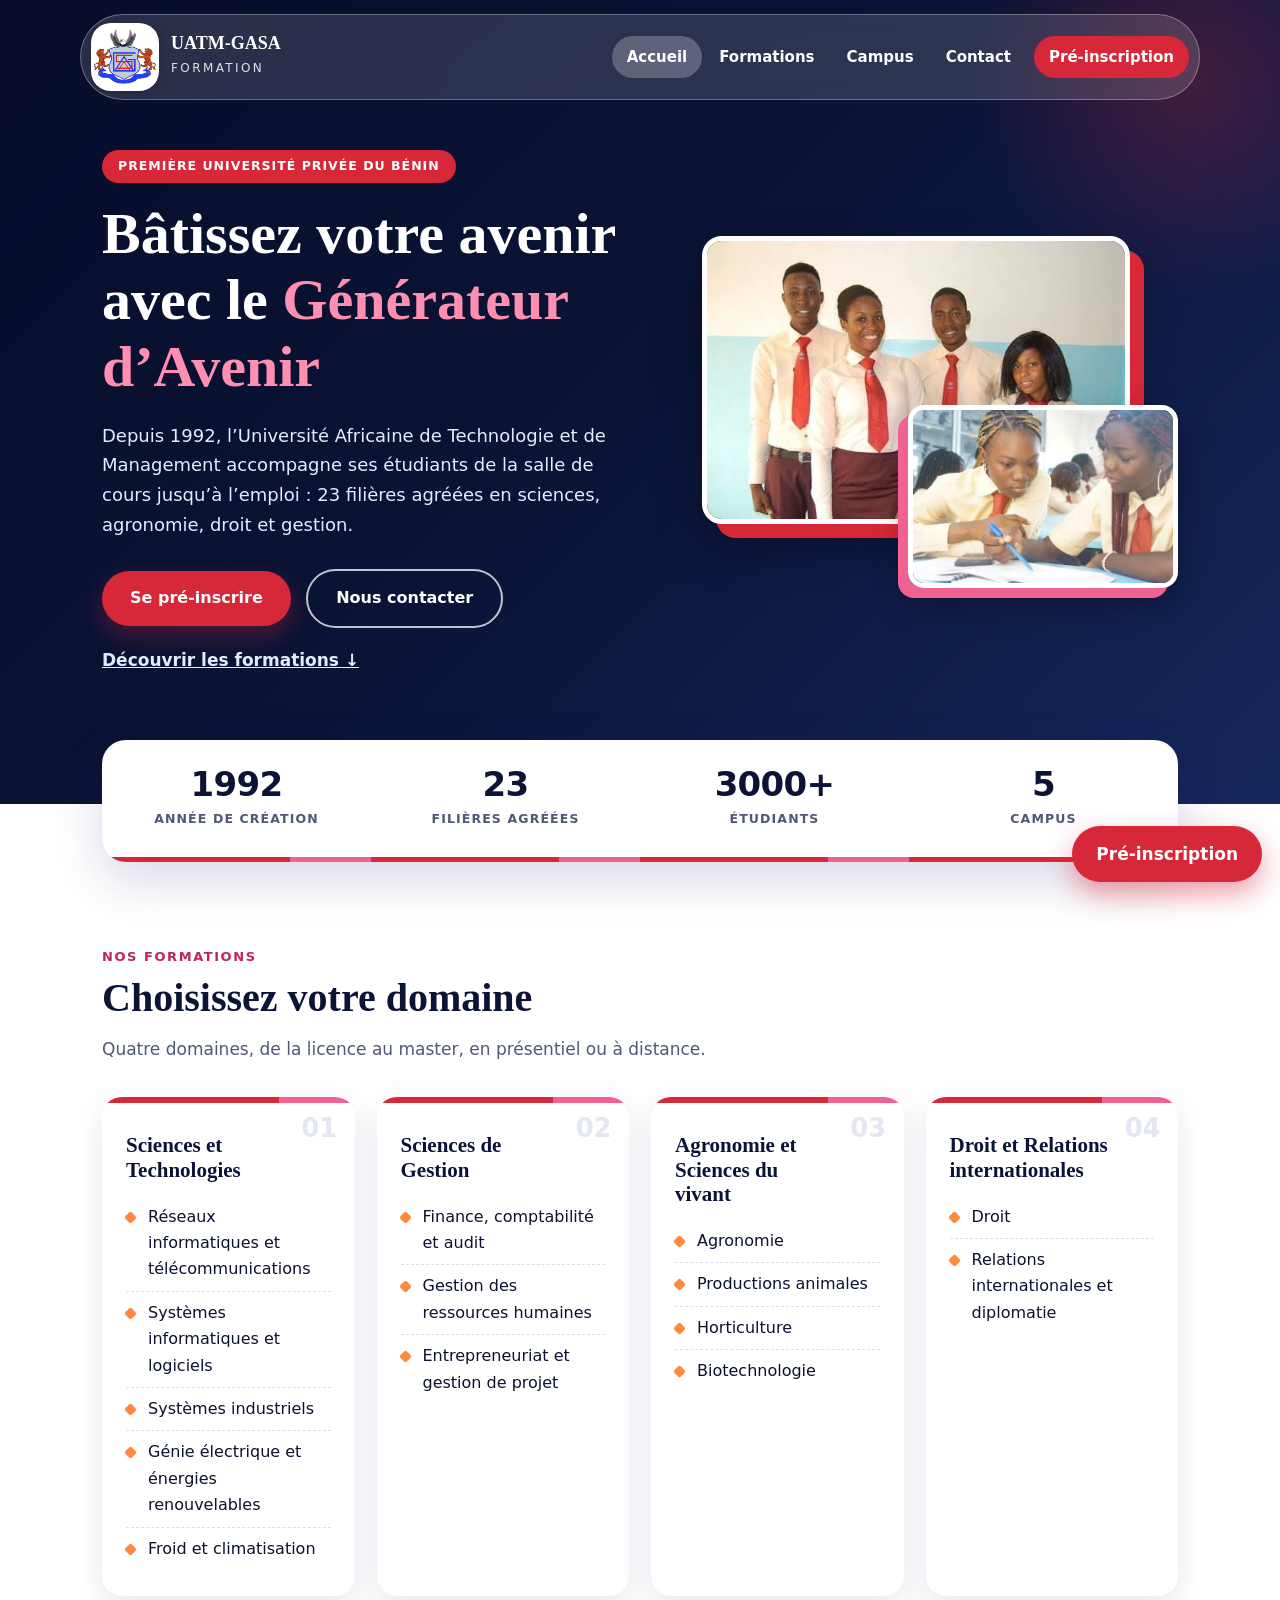
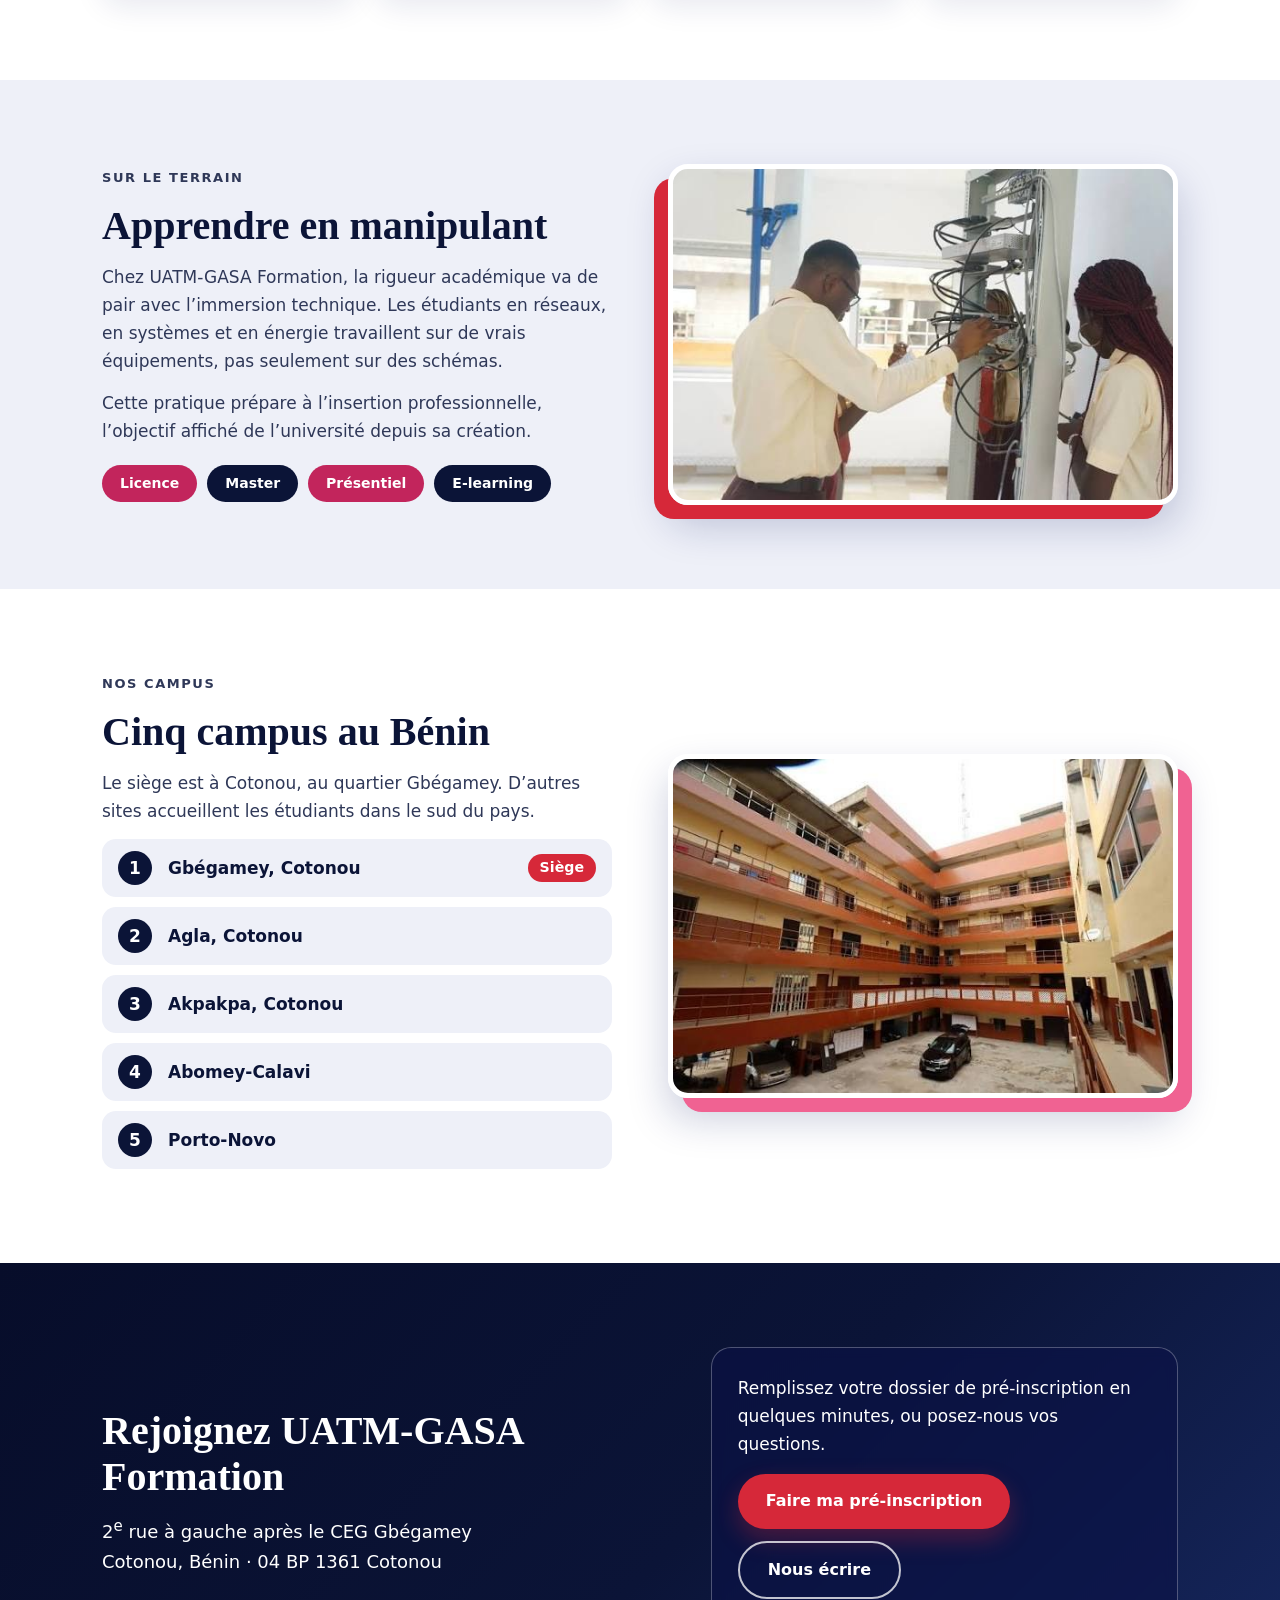
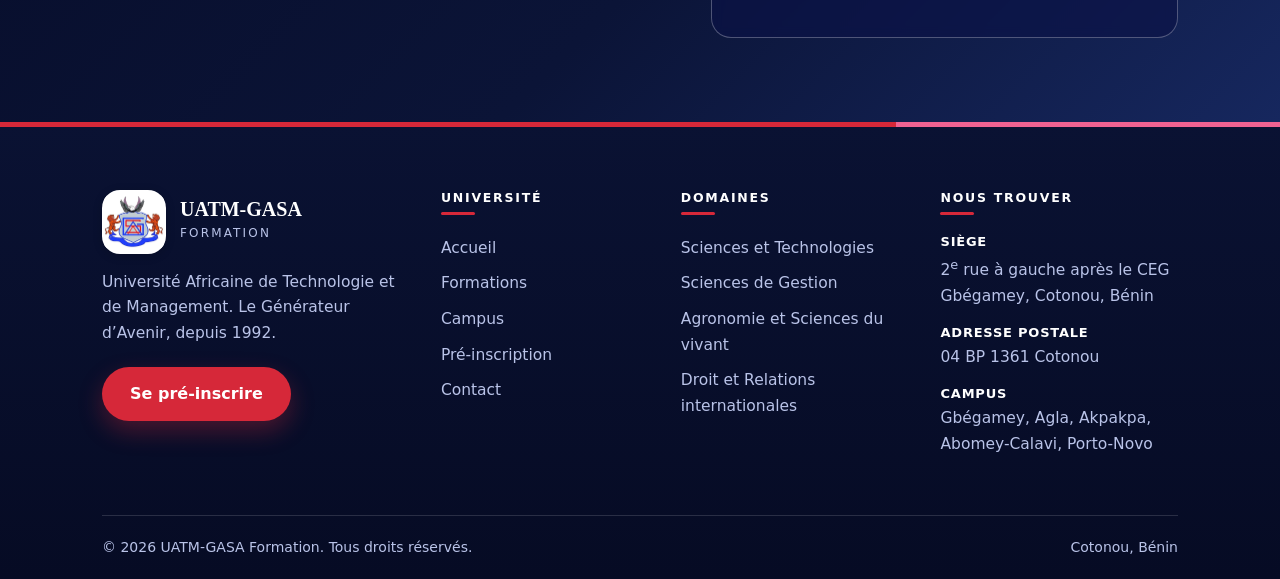
<file: index.html>
<!DOCTYPE html>
<html lang="fr">
<head>
<meta charset="UTF-8">
<meta name="viewport" content="width=device-width, initial-scale=1">
<title>UATM-GASA Formation – Le Générateur d’Avenir | Université privée au Bénin</title>
<meta name="description" content="Première université privée du Bénin depuis 1992 : 23 filières agréées en sciences, agronomie, droit et gestion. Licence et master en présentiel ou en e-learning.">
<meta name="theme-color" content="#0f1b66">
<link rel="icon" type="image/png" href="images/favicon.png">
<link rel="stylesheet" href="css/style.css">
</head>
<body>

<header class="site-header" id="header">
  <a class="brand" href="index.html" aria-label="UATM-GASA Formation – Accueil">
    <span class="logo"><img src="images/logo.png" alt="Logo UATM-GASA Formation"></span>
    <span class="brand-text"><b>UATM-GASA</b><small>Formation</small></span>
  </a>
  <input type="checkbox" id="menu-toggle" class="menu-toggle" aria-label="Ouvrir ou fermer le menu">
  <nav class="nav" id="nav" aria-label="Navigation principale">
    <a href="index.html" aria-current="page">Accueil</a>
    <a href="index.html#formations">Formations</a>
    <a href="index.html#campus">Campus</a>
    <a href="contact.html">Contact</a>
    <a class="cta" href="pre-inscription.html">Pré-inscription</a>
  </nav>
  <label class="burger" for="menu-toggle" aria-hidden="true"><span></span><span></span><span></span></label>
</header>

<main>
  <section class="hero" id="accueil">
    <div class="wrap hero-grid">
      <div class="hero-text">
        <span class="badge">Première université privée du Bénin</span>
        <h1>Bâtissez votre avenir avec le <span>Générateur d’Avenir</span></h1>
        <p class="lead">Depuis 1992, l’Université Africaine de Technologie et de Management accompagne ses étudiants de la salle de cours jusqu’à l’emploi : 23 filières agréées en sciences, agronomie, droit et gestion.</p>
        <a class="btn gold" href="pre-inscription.html">Se pré-inscrire</a>
        <a class="btn glass" href="contact.html">Nous contacter</a>
        <p style="margin-top:6px"><a href="#formations" style="color:#e3ebfb;font-weight:600">Découvrir les formations ↓</a></p>
      </div>
      <div class="collage">
        <img class="a" src="images/etudiants.jpg" width="549" height="364" alt="Quatre étudiants de l’université en uniforme, chemise blanche et cravate rouge">
        <img class="b" src="images/cours.jpg" width="549" height="364" alt="Deux étudiantes travaillent ensemble avec une calculatrice">
      </div>
    </div>
  </section>

  <div class="facts">
    <div class="wrap">
      <div class="facts-box">
        <div class="fact"><b>1992</b><span>Année de création</span></div>
        <div class="fact"><b>23</b><span>Filières agréées</span></div>
        <div class="fact"><b>3000+</b><span>Étudiants</span></div>
        <div class="fact"><b>5</b><span>Campus</span></div>
      </div>
    </div>
  </div>

  <section id="formations" class="section">
    <div class="wrap">
      <p class="eyebrow">Nos formations</p>
      <h2>Choisissez votre domaine</h2>
      <p class="sub">Quatre domaines, de la licence au master, en présentiel ou à distance.</p>
      <div class="cards">
        <article class="dom">
          <span class="num">01</span>
          <h3>Sciences et Technologies</h3>
          <ul>
            <li>Réseaux informatiques et télécommunications</li>
            <li>Systèmes informatiques et logiciels</li>
            <li>Systèmes industriels</li>
            <li>Génie électrique et énergies renouvelables</li>
            <li>Froid et climatisation</li>
          </ul>
        </article>
        <article class="dom">
          <span class="num">02</span>
          <h3>Sciences de Gestion</h3>
          <ul>
            <li>Finance, comptabilité et audit</li>
            <li>Gestion des ressources humaines</li>
            <li>Entrepreneuriat et gestion de projet</li>
          </ul>
        </article>
        <article class="dom">
          <span class="num">03</span>
          <h3>Agronomie et Sciences du vivant</h3>
          <ul>
            <li>Agronomie</li>
            <li>Productions animales</li>
            <li>Horticulture</li>
            <li>Biotechnologie</li>
          </ul>
        </article>
        <article class="dom">
          <span class="num">04</span>
          <h3>Droit et Relations internationales</h3>
          <ul>
            <li>Droit</li>
            <li>Relations internationales et diplomatie</li>
          </ul>
        </article>
      </div>
    </div>
  </section>

  <section id="terrain" class="section tint">
    <div class="wrap split">
      <div class="txt">
        <p class="eyebrow">Sur le terrain</p>
        <h2>Apprendre en manipulant</h2>
        <p>Chez UATM-GASA Formation, la rigueur académique va de pair avec l’immersion technique. Les étudiants en réseaux, en systèmes et en énergie travaillent sur de vrais équipements, pas seulement sur des schémas.</p>
        <p>Cette pratique prépare à l’insertion professionnelle, l’objectif affiché de l’université depuis sa création.</p>
        <ul class="tags">
          <li>Licence</li><li>Master</li><li>Présentiel</li><li>E-learning</li>
        </ul>
      </div>
      <div class="ph ph-red">
        <img src="images/reseau.jpg" width="549" height="364" loading="lazy" alt="Étudiants câblant une baie de brassage réseau en salle de travaux pratiques">
      </div>
    </div>
  </section>

  <section id="campus" class="section">
    <div class="wrap split">
      <div class="txt">
        <p class="eyebrow">Nos campus</p>
        <h2>Cinq campus au Bénin</h2>
        <p class="sub">Le siège est à Cotonou, au quartier Gbégamey. D’autres sites accueillent les étudiants dans le sud du pays.</p>
        <ol class="campus-list">
          <li>Gbégamey, Cotonou <small>Siège</small></li>
          <li>Agla, Cotonou</li>
          <li>Akpakpa, Cotonou</li>
          <li>Abomey-Calavi</li>
          <li>Porto-Novo</li>
        </ol>
      </div>
      <div class="ph ph-gold">
        <img src="images/campus.jpg" width="547" height="365" loading="lazy" alt="Cour intérieure d’un bâtiment du campus avec ses coursives colorées">
      </div>
    </div>
  </section>

  <section class="section contact">
    <div class="wrap contact-grid">
      <div>
        <h2>Rejoignez UATM-GASA Formation</h2>
        <address>
          <p>2<sup>e</sup> rue à gauche après le CEG Gbégamey</p>
          <p>Cotonou, Bénin · 04 BP 1361 Cotonou</p>
        </address>
      </div>
      <div class="contact-box">
        <p>Remplissez votre dossier de pré-inscription en quelques minutes, ou posez-nous vos questions.</p>
        <a class="btn gold" href="pre-inscription.html">Faire ma pré-inscription</a>
        <a class="btn glass" href="contact.html">Nous écrire</a>
      </div>
    </div>
  </section>
</main>

<footer class="site-footer">
  <div class="wrap">
    <div class="foot-grid">
      <div>
        <a class="foot-brand" href="index.html" aria-label="UATM-GASA Formation – Accueil">
          <span class="logo"><img src="images/logo.png" alt="" ></span>
          <span><b>UATM-GASA</b><small>Formation</small></span>
        </a>
        <p class="foot-about">Université Africaine de Technologie et de Management. Le Générateur d’Avenir, depuis 1992.</p>
        <a class="btn gold" href="pre-inscription.html">Se pré-inscrire</a>
      </div>
      <nav class="foot-links" aria-label="Navigation du pied de page">
        <h4>Université</h4>
        <a href="index.html">Accueil</a>
        <a href="index.html#formations">Formations</a>
        <a href="index.html#campus">Campus</a>
        <a href="pre-inscription.html">Pré-inscription</a>
        <a href="contact.html">Contact</a>
      </nav>
      <nav class="foot-links" aria-label="Domaines de formation">
        <h4>Domaines</h4>
        <a href="index.html#formations">Sciences et Technologies</a>
        <a href="index.html#formations">Sciences de Gestion</a>
        <a href="index.html#formations">Agronomie et Sciences du vivant</a>
        <a href="index.html#formations">Droit et Relations internationales</a>
      </nav>
      <div class="foot-contact">
        <h4>Nous trouver</h4>
        <p><b>Siège</b>2<sup>e</sup> rue à gauche après le CEG Gbégamey, Cotonou, Bénin</p>
        <p><b>Adresse postale</b>04 BP 1361 Cotonou</p>
        <p><b>Campus</b>Gbégamey, Agla, Akpakpa, Abomey-Calavi, Porto-Novo</p>
      </div>
    </div>
    <div class="foot-bottom">
      <span>© 2026 UATM-GASA Formation. Tous droits réservés.</span>
      <span>Cotonou, Bénin</span>
    </div>
  </div>
</footer>

<a class="fab" href="pre-inscription.html">Pré-inscription</a>
<script src="js/main.js"></script>
</body>
</html>
</file>
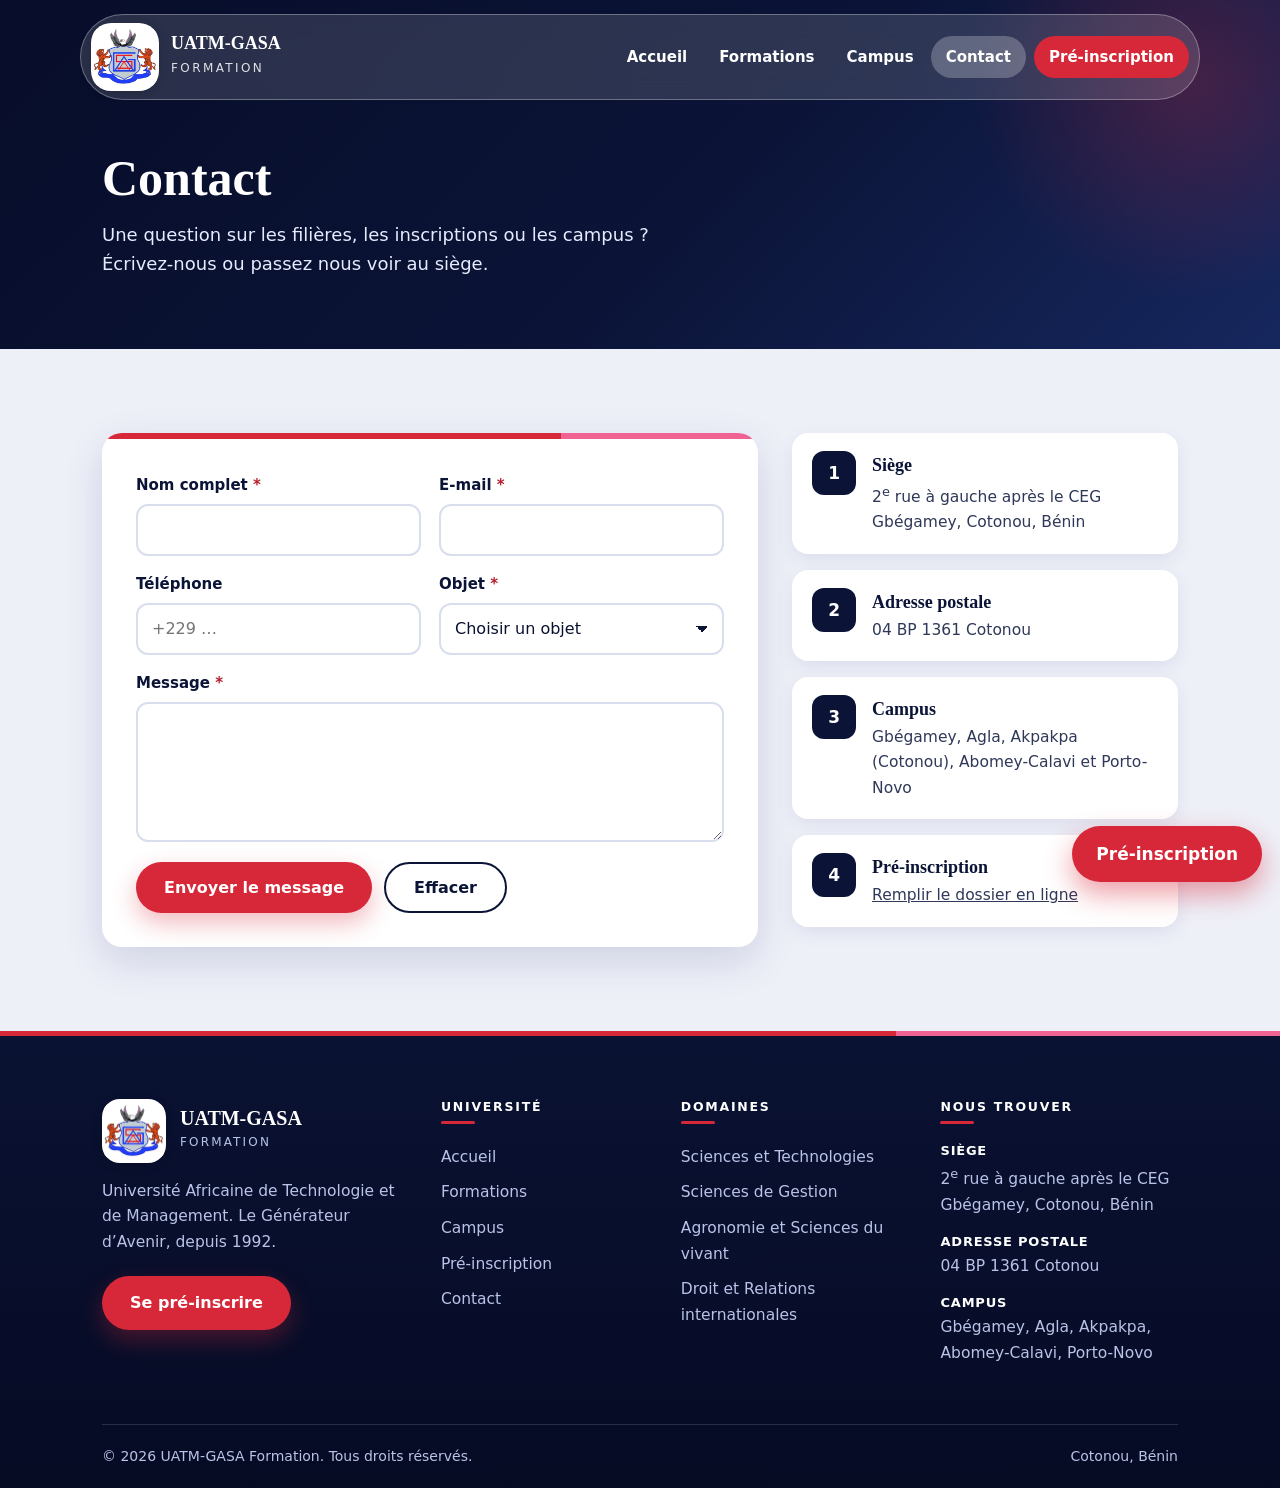
<file: contact.html>
<!DOCTYPE html>
<html lang="fr">
<head>
<meta charset="UTF-8">
<meta name="viewport" content="width=device-width, initial-scale=1">
<title>Contact – UATM-GASA Formation</title>
<meta name="description" content="Contactez UATM-GASA Formation : adresse du siège à Cotonou, campus et formulaire de message.">
<meta name="theme-color" content="#0f1b66">
<link rel="icon" type="image/png" href="images/favicon.png">
<link rel="stylesheet" href="css/style.css">
</head>
<body>

<header class="site-header" id="header">
  <a class="brand" href="index.html" aria-label="UATM-GASA Formation – Accueil">
    <span class="logo"><img src="images/logo.png" alt="Logo UATM-GASA Formation"></span>
    <span class="brand-text"><b>UATM-GASA</b><small>Formation</small></span>
  </a>
  <input type="checkbox" id="menu-toggle" class="menu-toggle" aria-label="Ouvrir ou fermer le menu">
  <nav class="nav" id="nav" aria-label="Navigation principale">
    <a href="index.html">Accueil</a>
    <a href="index.html#formations">Formations</a>
    <a href="index.html#campus">Campus</a>
    <a href="contact.html" aria-current="page">Contact</a>
    <a class="cta" href="pre-inscription.html">Pré-inscription</a>
  </nav>
  <label class="burger" for="menu-toggle" aria-hidden="true"><span></span><span></span><span></span></label>
</header>

<main>
  <section class="page-hero">
    <div class="wrap">
      <h1>Contact</h1>
      <p>Une question sur les filières, les inscriptions ou les campus ? Écrivez-nous ou passez nous voir au siège.</p>
    </div>
  </section>

  <section class="section tint">
    <div class="wrap form-layout">
      <div>
        <form class="form-card" id="contact-form" data-form data-title="Message – UATM-GASA Formation" data-result="contact-result" data-ready-title="Votre message est prêt" data-ready-text="Copiez ou imprimez votre message." data-sent-title="Message envoyé" data-sent-text="Votre message a bien été envoyé. Nous vous répondrons dans les meilleurs délais." novalidate>
          <p class="form-error" role="alert" hidden></p>
          <div class="grid2">
            <div class="field"><label for="c-nom">Nom complet <i class="req">*</i></label><input type="text" id="c-nom" name="nom" autocomplete="name" required minlength="2" data-label="Nom"><p class="err" aria-live="polite"></p></div>
            <div class="field"><label for="c-email">E-mail <i class="req">*</i></label><input type="email" id="c-email" name="email" autocomplete="email" required data-label="E-mail"><p class="err" aria-live="polite"></p></div>
            <div class="field"><label for="c-tel">Téléphone</label><input type="tel" id="c-tel" name="tel" autocomplete="tel" inputmode="tel" placeholder="+229 …" data-label="Téléphone"><p class="err" aria-live="polite"></p></div>
            <div class="field"><label for="c-objet">Objet <i class="req">*</i></label>
              <select id="c-objet" name="objet" required data-label="Objet"><option value="">Choisir un objet</option><option>Informations sur les filières</option><option>Pré-inscription</option><option>Frais de scolarité</option><option>Campus et horaires</option><option>Autre demande</option></select><p class="err" aria-live="polite"></p></div>
            <div class="field full"><label for="c-msg">Message <i class="req">*</i></label><textarea id="c-msg" name="message" required minlength="10" data-label="Message"></textarea><p class="err" aria-live="polite"></p></div>
          </div>
          <div class="actions" style="margin-top:20px"><button class="btn gold" type="submit">Envoyer le message</button><button class="btn outline" type="reset">Effacer</button></div>
        </form>

        <section class="recap" id="contact-result" hidden aria-labelledby="c-ok">
          <h2 id="c-ok"></h2>
          <p class="meta"></p>
          <dl></dl>
          <p class="sub after" style="margin-bottom:18px"></p>
          <div class="actions">
            <button class="btn dark" type="button" data-print>Imprimer</button>
            <button class="btn outline" type="button" data-copy>Copier le message</button>
            <a class="btn outline" data-mail hidden>Envoyer par e-mail</a>
            <button class="btn outline" type="button" data-edit>Modifier</button>
            <span class="copied" role="status"></span>
          </div>
        </section>
      </div>

      <aside>
        <div class="info-grid">
          <div class="info"><span class="ic" aria-hidden="true">1</span><div><b>Siège</b><p>2<sup>e</sup> rue à gauche après le CEG Gbégamey, Cotonou, Bénin</p></div></div>
          <div class="info"><span class="ic" aria-hidden="true">2</span><div><b>Adresse postale</b><p>04 BP 1361 Cotonou</p></div></div>
          <div class="info"><span class="ic" aria-hidden="true">3</span><div><b>Campus</b><p>Gbégamey, Agla, Akpakpa (Cotonou), Abomey-Calavi et Porto-Novo</p></div></div>
          <div class="info"><span class="ic" aria-hidden="true">4</span><div><b>Pré-inscription</b><p><a href="pre-inscription.html"><u>Remplir le dossier en ligne</u></a></p></div></div>
        </div>
      </aside>
    </div>
  </section>
</main>

<footer class="site-footer">
  <div class="wrap">
    <div class="foot-grid">
      <div>
        <a class="foot-brand" href="index.html" aria-label="UATM-GASA Formation – Accueil">
          <span class="logo"><img src="images/logo.png" alt="" ></span>
          <span><b>UATM-GASA</b><small>Formation</small></span>
        </a>
        <p class="foot-about">Université Africaine de Technologie et de Management. Le Générateur d’Avenir, depuis 1992.</p>
        <a class="btn gold" href="pre-inscription.html">Se pré-inscrire</a>
      </div>
      <nav class="foot-links" aria-label="Navigation du pied de page">
        <h4>Université</h4>
        <a href="index.html">Accueil</a>
        <a href="index.html#formations">Formations</a>
        <a href="index.html#campus">Campus</a>
        <a href="pre-inscription.html">Pré-inscription</a>
        <a href="contact.html">Contact</a>
      </nav>
      <nav class="foot-links" aria-label="Domaines de formation">
        <h4>Domaines</h4>
        <a href="index.html#formations">Sciences et Technologies</a>
        <a href="index.html#formations">Sciences de Gestion</a>
        <a href="index.html#formations">Agronomie et Sciences du vivant</a>
        <a href="index.html#formations">Droit et Relations internationales</a>
      </nav>
      <div class="foot-contact">
        <h4>Nous trouver</h4>
        <p><b>Siège</b>2<sup>e</sup> rue à gauche après le CEG Gbégamey, Cotonou, Bénin</p>
        <p><b>Adresse postale</b>04 BP 1361 Cotonou</p>
        <p><b>Campus</b>Gbégamey, Agla, Akpakpa, Abomey-Calavi, Porto-Novo</p>
      </div>
    </div>
    <div class="foot-bottom">
      <span>© 2026 UATM-GASA Formation. Tous droits réservés.</span>
      <span>Cotonou, Bénin</span>
    </div>
  </div>
</footer>

<a class="fab" href="pre-inscription.html">Pré-inscription</a>
<script src="js/main.js"></script>
</body>
</html>
</file>
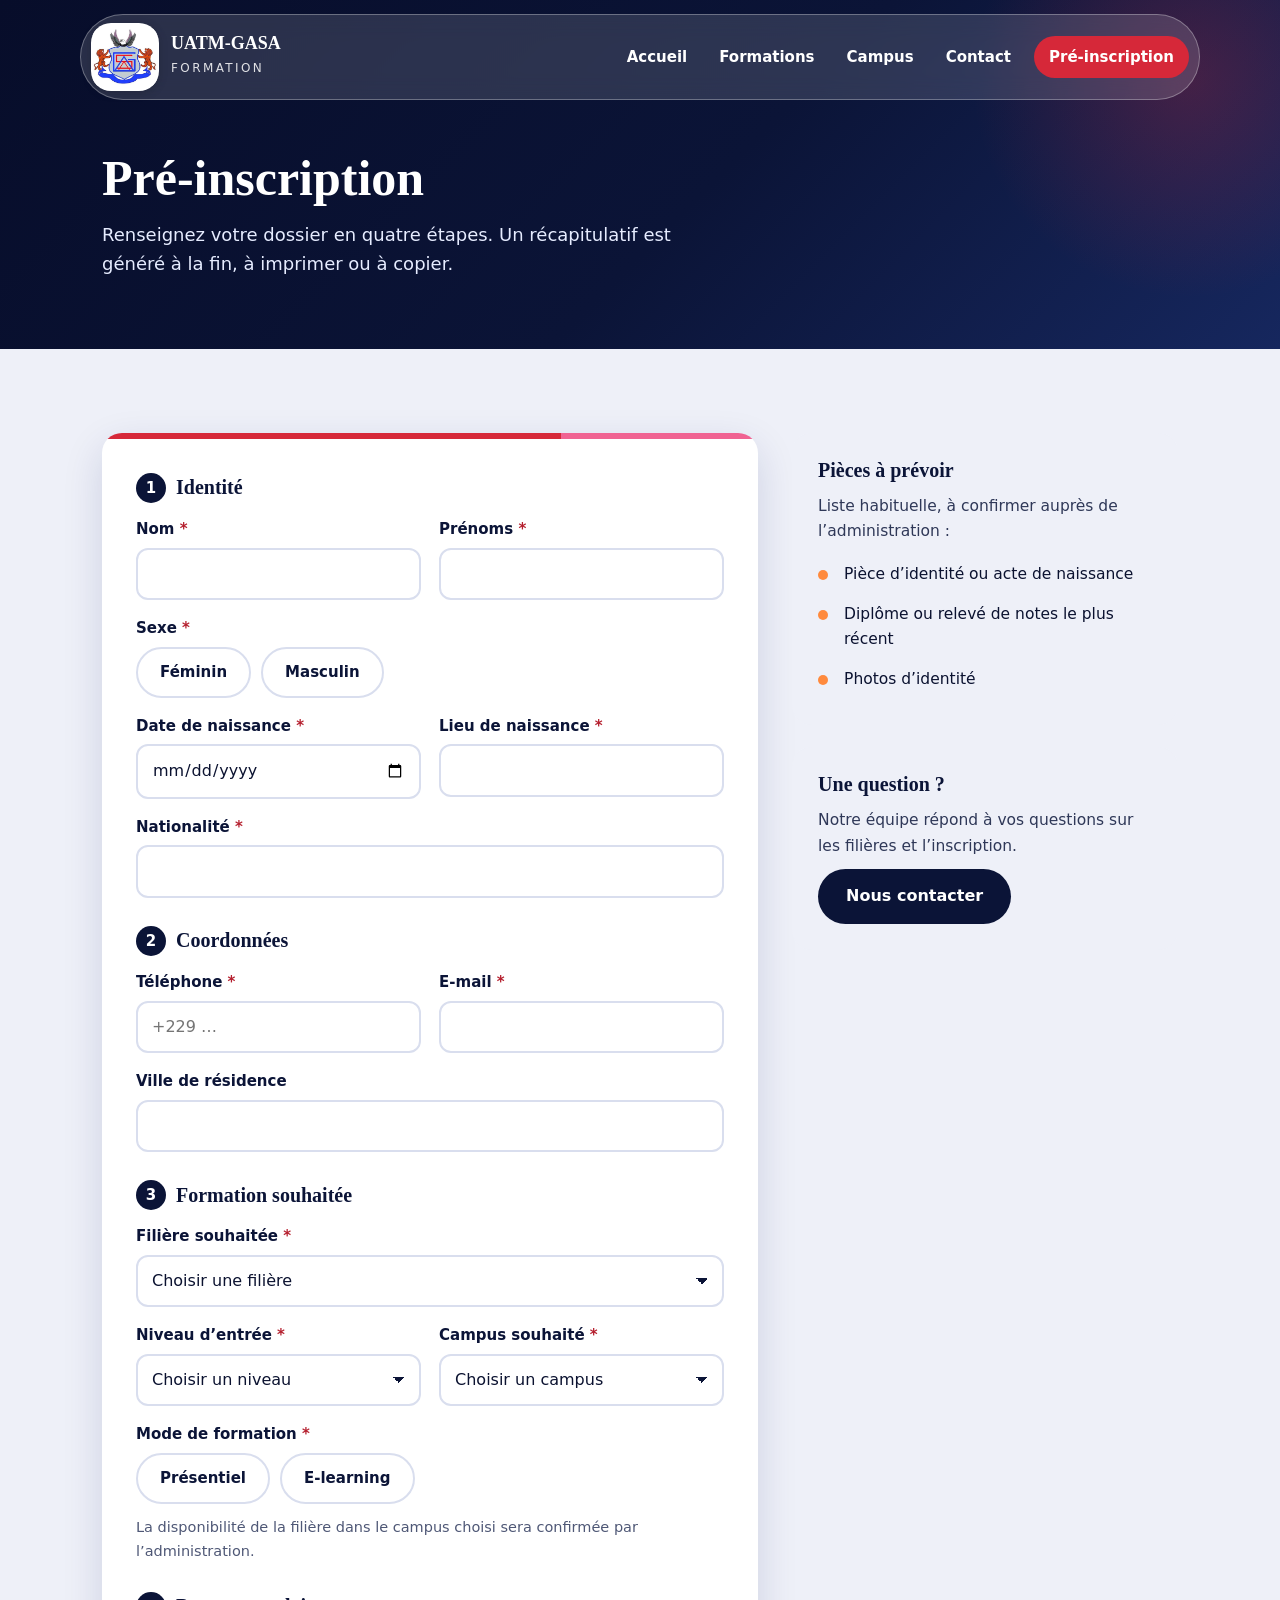
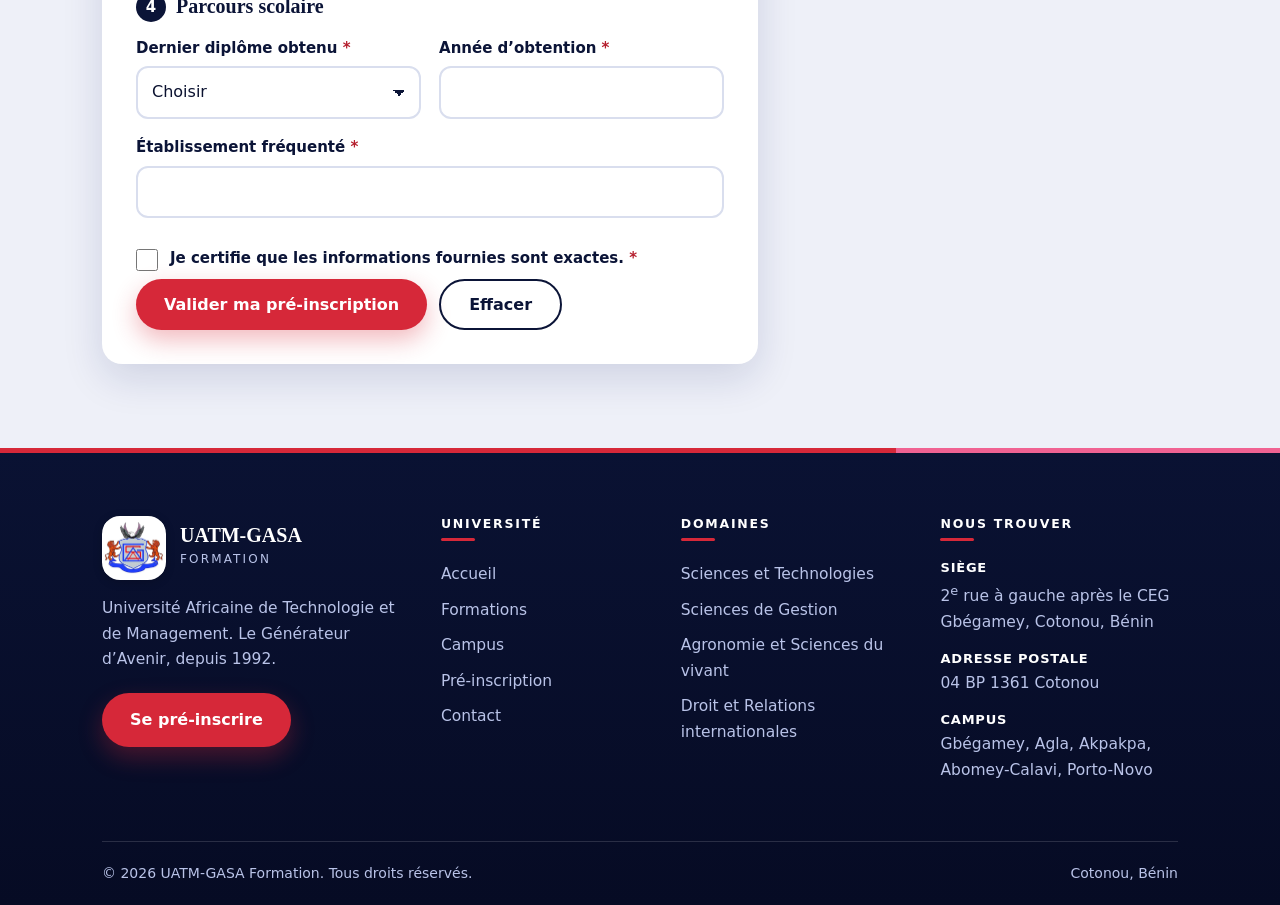
<file: pre-inscription.html>
<!DOCTYPE html>
<html lang="fr">
<head>
<meta charset="UTF-8">
<meta name="viewport" content="width=device-width, initial-scale=1">
<title>Pré-inscription – UATM-GASA Formation</title>
<meta name="description" content="Formulaire de pré-inscription en ligne à UATM-GASA Formation : identité, coordonnées, formation souhaitée et parcours.">
<meta name="theme-color" content="#0f1b66">
<link rel="icon" type="image/png" href="images/favicon.png">
<link rel="stylesheet" href="css/style.css">
</head>
<body>

<header class="site-header" id="header">
  <a class="brand" href="index.html" aria-label="UATM-GASA Formation – Accueil">
    <span class="logo"><img src="images/logo.png" alt="Logo UATM-GASA Formation"></span>
    <span class="brand-text"><b>UATM-GASA</b><small>Formation</small></span>
  </a>
  <input type="checkbox" id="menu-toggle" class="menu-toggle" aria-label="Ouvrir ou fermer le menu">
  <nav class="nav" id="nav" aria-label="Navigation principale">
    <a href="index.html">Accueil</a>
    <a href="index.html#formations">Formations</a>
    <a href="index.html#campus">Campus</a>
    <a href="contact.html">Contact</a>
    <a class="cta" href="pre-inscription.html" aria-current="page">Pré-inscription</a>
  </nav>
  <label class="burger" for="menu-toggle" aria-hidden="true"><span></span><span></span><span></span></label>
</header>

<main>
  <section class="page-hero">
    <div class="wrap">
      <h1>Pré-inscription</h1>
      <p>Renseignez votre dossier en quatre étapes. Un récapitulatif est généré à la fin, à imprimer ou à copier.</p>
    </div>
  </section>

  <section class="section tint">
    <div class="wrap form-layout">
      <div>
        <form class="form-card" id="pre-form" data-form data-title="Fiche de pré-inscription – UATM-GASA Formation" data-result="pre-result" data-ready-title="Votre fiche de pré-inscription est prête" data-ready-text="Imprimez ou enregistrez cette fiche en PDF, puis présentez-la à l’administration avec vos pièces." data-sent-title="Pré-inscription transmise" data-sent-text="Votre dossier a bien été transmis. Conservez ce récapitulatif." novalidate>
          <p class="form-error" role="alert" hidden></p>

          <fieldset>
            <legend><span>1</span>Identité</legend>
            <div class="grid2">
              <div class="field"><label for="nom">Nom <i class="req">*</i></label><input type="text" id="nom" name="nom" autocomplete="family-name" required minlength="2" data-label="Nom"><p class="err" aria-live="polite"></p></div>
              <div class="field"><label for="prenoms">Prénoms <i class="req">*</i></label><input type="text" id="prenoms" name="prenoms" autocomplete="given-name" required minlength="2" data-label="Prénoms"><p class="err" aria-live="polite"></p></div>
              <div class="field full"><span class="lbl">Sexe <i class="req">*</i></span><div class="choices" role="radiogroup" aria-label="Sexe"><label class="choice"><input type="radio" name="sexe" value="Féminin" required data-label="Sexe"><span>Féminin</span></label><label class="choice"><input type="radio" name="sexe" value="Masculin" required data-label="Sexe"><span>Masculin</span></label></div><p class="err" aria-live="polite"></p></div>
              <div class="field"><label for="naissance">Date de naissance <i class="req">*</i></label><input type="date" id="naissance" name="naissance" autocomplete="bday" required data-label="Date de naissance"><p class="err" aria-live="polite"></p></div>
              <div class="field"><label for="lieu">Lieu de naissance <i class="req">*</i></label><input type="text" id="lieu" name="lieu" required minlength="2" data-label="Lieu de naissance"><p class="err" aria-live="polite"></p></div>
              <div class="field full"><label for="nationalite">Nationalité <i class="req">*</i></label><input type="text" id="nationalite" name="nationalite" required minlength="3" data-label="Nationalité"><p class="err" aria-live="polite"></p></div>
            </div>
          </fieldset>

          <fieldset>
            <legend><span>2</span>Coordonnées</legend>
            <div class="grid2">
              <div class="field"><label for="tel">Téléphone <i class="req">*</i></label><input type="tel" id="tel" name="tel" autocomplete="tel" inputmode="tel" placeholder="+229 …" required data-label="Téléphone"><p class="err" aria-live="polite"></p></div>
              <div class="field"><label for="email">E-mail <i class="req">*</i></label><input type="email" id="email" name="email" autocomplete="email" required data-label="E-mail"><p class="err" aria-live="polite"></p></div>
              <div class="field full"><label for="ville">Ville de résidence</label><input type="text" id="ville" name="ville" autocomplete="address-level2" data-label="Ville de résidence"><p class="err" aria-live="polite"></p></div>
            </div>
          </fieldset>

          <fieldset>
            <legend><span>3</span>Formation souhaitée</legend>
            <div class="grid2">
              <div class="field full"><label for="filiere">Filière souhaitée <i class="req">*</i></label>
                <select id="filiere" name="filiere" required data-label="Filière"><option value="">Choisir une filière</option><optgroup label="Sciences et Technologies"><option>Réseaux informatiques et télécommunications</option><option>Systèmes informatiques et logiciels</option><option>Systèmes industriels</option><option>Génie électrique et énergies renouvelables</option><option>Froid et climatisation</option></optgroup><optgroup label="Sciences de Gestion"><option>Finance, comptabilité et audit</option><option>Gestion des ressources humaines</option><option>Entrepreneuriat et gestion de projet</option></optgroup><optgroup label="Agronomie et Sciences du vivant"><option>Agronomie</option><option>Productions animales</option><option>Horticulture</option><option>Biotechnologie</option></optgroup><optgroup label="Droit et Relations internationales"><option>Droit</option><option>Relations internationales et diplomatie</option></optgroup></select><p class="err" aria-live="polite"></p></div>
              <div class="field"><label for="niveau">Niveau d’entrée <i class="req">*</i></label>
                <select id="niveau" name="niveau" required data-label="Niveau d’entrée"><option value="">Choisir un niveau</option><option>Licence 1</option><option>Licence 2</option><option>Licence 3</option><option>Master 1</option><option>Master 2</option></select><p class="err" aria-live="polite"></p></div>
              <div class="field"><label for="campus-choix">Campus souhaité <i class="req">*</i></label>
                <select id="campus-choix" name="campus" required data-label="Campus souhaité"><option value="">Choisir un campus</option><option>Gbégamey, Cotonou (siège)</option><option>Agla, Cotonou</option><option>Akpakpa, Cotonou</option><option>Abomey-Calavi</option><option>Porto-Novo</option></select><p class="err" aria-live="polite"></p></div>
              <div class="field full"><span class="lbl">Mode de formation <i class="req">*</i></span><div class="choices" role="radiogroup" aria-label="Mode de formation"><label class="choice"><input type="radio" name="mode" value="Présentiel" required data-label="Mode de formation"><span>Présentiel</span></label><label class="choice"><input type="radio" name="mode" value="E-learning" required data-label="Mode de formation"><span>E-learning</span></label></div><p class="err" aria-live="polite"></p></div>
            </div>
            <p class="sub" style="margin:12px 0 0;font-size:14.5px">La disponibilité de la filière dans le campus choisi sera confirmée par l’administration.</p>
          </fieldset>

          <fieldset>
            <legend><span>4</span>Parcours scolaire</legend>
            <div class="grid2">
              <div class="field"><label for="diplome">Dernier diplôme obtenu <i class="req">*</i></label>
                <select id="diplome" name="diplome" required data-label="Dernier diplôme"><option value="">Choisir</option><option>Baccalauréat</option><option>DUT / BTS</option><option>Licence</option><option>Master</option><option>Autre</option></select><p class="err" aria-live="polite"></p></div>
              <div class="field"><label for="annee">Année d’obtention <i class="req">*</i></label><input type="number" id="annee" name="annee" min="1970" max="2026" inputmode="numeric" required data-year data-label="Année d’obtention"><p class="err" aria-live="polite"></p></div>
              <div class="field full"><label for="etab">Établissement fréquenté <i class="req">*</i></label><input type="text" id="etab" name="etab" required minlength="2" data-label="Établissement précédent"><p class="err" aria-live="polite"></p></div>
            </div>
          </fieldset>

          <div class="field">
            <label class="agree"><input type="checkbox" name="certifie" required data-label="Informations certifiées exactes"><span>Je certifie que les informations fournies sont exactes. <i class="req">*</i></span></label>
            <p class="err" aria-live="polite"></p>
          </div>
          <div class="actions"><button class="btn gold" type="submit">Valider ma pré-inscription</button><button class="btn outline" type="reset">Effacer</button></div>
        </form>

        <section class="recap" id="pre-result" hidden aria-labelledby="pre-ok">
          <h2 id="pre-ok"></h2>
          <p class="meta"></p>
          <dl></dl>
          <p class="sub after" style="margin-bottom:18px"></p>
          <div class="actions">
            <button class="btn dark" type="button" data-print>Imprimer / Enregistrer en PDF</button>
            <button class="btn outline" type="button" data-copy>Copier le récapitulatif</button>
            <a class="btn outline" data-mail hidden>Envoyer par e-mail</a>
            <button class="btn outline" type="button" data-edit>Modifier</button>
            <span class="copied" role="status"></span>
          </div>
        </section>
      </div>

      <aside>
        <div class="aside-card">
          <h3>Pièces à prévoir</h3>
          <p>Liste habituelle, à confirmer auprès de l’administration :</p>
          <ul>
            <li>Pièce d’identité ou acte de naissance</li>
            <li>Diplôme ou relevé de notes le plus récent</li>
            <li>Photos d’identité</li>
          </ul>
        </div>
        <div class="aside-card">
          <h3>Une question ?</h3>
          <p>Notre équipe répond à vos questions sur les filières et l’inscription.</p>
          <a class="btn dark" href="contact.html" style="margin:0">Nous contacter</a>
        </div>
      </aside>
    </div>
  </section>
</main>

<footer class="site-footer">
  <div class="wrap">
    <div class="foot-grid">
      <div>
        <a class="foot-brand" href="index.html" aria-label="UATM-GASA Formation – Accueil">
          <span class="logo"><img src="images/logo.png" alt="" ></span>
          <span><b>UATM-GASA</b><small>Formation</small></span>
        </a>
        <p class="foot-about">Université Africaine de Technologie et de Management. Le Générateur d’Avenir, depuis 1992.</p>
        <a class="btn gold" href="pre-inscription.html">Se pré-inscrire</a>
      </div>
      <nav class="foot-links" aria-label="Navigation du pied de page">
        <h4>Université</h4>
        <a href="index.html">Accueil</a>
        <a href="index.html#formations">Formations</a>
        <a href="index.html#campus">Campus</a>
        <a href="pre-inscription.html">Pré-inscription</a>
        <a href="contact.html">Contact</a>
      </nav>
      <nav class="foot-links" aria-label="Domaines de formation">
        <h4>Domaines</h4>
        <a href="index.html#formations">Sciences et Technologies</a>
        <a href="index.html#formations">Sciences de Gestion</a>
        <a href="index.html#formations">Agronomie et Sciences du vivant</a>
        <a href="index.html#formations">Droit et Relations internationales</a>
      </nav>
      <div class="foot-contact">
        <h4>Nous trouver</h4>
        <p><b>Siège</b>2<sup>e</sup> rue à gauche après le CEG Gbégamey, Cotonou, Bénin</p>
        <p><b>Adresse postale</b>04 BP 1361 Cotonou</p>
        <p><b>Campus</b>Gbégamey, Agla, Akpakpa, Abomey-Calavi, Porto-Novo</p>
      </div>
    </div>
    <div class="foot-bottom">
      <span>© 2026 UATM-GASA Formation. Tous droits réservés.</span>
      <span>Cotonou, Bénin</span>
    </div>
  </div>
</footer>

<script src="js/main.js"></script>
</body>
</html>
</file>
<file: css/style.css>
/* ===== Palette : bleu nuit, rouge et rose, blanc ===== */
:root{
  --ink:#0b1230;
  --navy:#0b1437;
  --navy2:#1c2c63;
  --blue:#0b1437;
  --red:#d62839;
  --red-d:#b51f2e;
  --red-t:#b51f2e;
  --pink:#f06292;
  --pink-t:#c2255c;
  --orange:#ff8a3d;
  --soft:#eef0f8;
  --muted:#4f5876;
  --body:#2f3858;
  --line:#d9deee;
  --err:#b42318;
  --grad-hero:linear-gradient(135deg,#070d2a 0%,#0b1437 50%,#16275e 100%);
  --grad-page:linear-gradient(135deg,#070d2a 0%,#0b1437 55%,#16275e 100%);
  --grad-band:linear-gradient(135deg,#070d2a 0%,#0b1437 55%,#16275e 100%);
  --grad-ui:#0b1437;
  --grad-bar:linear-gradient(90deg,#d62839 0 70%,#f06292 70% 100%);
  --sans:"Segoe UI",system-ui,-apple-system,"Helvetica Neue",Arial,sans-serif;
  --serif:Georgia,"Times New Roman",serif;
  --radius:20px;
}

/* ===== Base ===== */
*{box-sizing:border-box;margin:0;padding:0}
html{scroll-behavior:smooth;scroll-padding-top:90px;-webkit-text-size-adjust:100%}
body{font-family:var(--sans);color:var(--ink);background:#fff;line-height:1.65;font-size:17px;overflow-x:hidden}
img{max-width:100%;height:auto;display:block}
[hidden]{display:none!important}
a{color:inherit}
ul,ol{list-style:none}
.wrap{max-width:1120px;margin:0 auto;padding:0 22px}
h1,h2,h3{font-family:var(--serif);line-height:1.15;font-weight:700}
:focus-visible{outline:3px solid var(--pink);outline-offset:3px}

/* ===== En-tête flottant ===== */
.site-header{
  position:fixed;top:14px;left:50%;transform:translateX(-50%);
  width:min(1120px,calc(100% - 28px));z-index:50;
  display:flex;align-items:center;justify-content:space-between;gap:16px;
  padding:8px 10px;border-radius:99px;
  background:rgba(255,255,255,.14);border:1px solid rgba(255,255,255,.3);
  backdrop-filter:blur(12px);-webkit-backdrop-filter:blur(12px);
  color:#fff;transition:background .3s,color .3s,box-shadow .3s,border-color .3s;
}
.site-header.scrolled{background:rgba(255,255,255,.97);color:var(--navy);border-color:transparent;box-shadow:0 10px 30px rgba(15,27,102,.2)}
.brand{display:flex;align-items:center;gap:12px;text-decoration:none;min-width:0}
.logo{width:68px;height:68px;border-radius:20px;background:#fff;display:grid;place-items:center;overflow:hidden;flex:none;box-shadow:0 2px 10px rgba(0,0,0,.18)}
.logo img{display:block;width:100%;height:100%;object-fit:contain;padding:2px}
.brand-text b{display:block;font:700 18px var(--serif);line-height:1.05}
.brand-text small{font-size:12px;letter-spacing:.2em;text-transform:uppercase;opacity:.85}
.nav{display:flex;align-items:center;gap:2px}
.nav a{text-decoration:none;padding:9px 15px;border-radius:99px;font-size:15px;font-weight:600;transition:background .2s;white-space:nowrap}
.nav a:hover{background:rgba(255,255,255,.2)}
.nav a[aria-current="page"]{background:rgba(255,255,255,.24)}
.scrolled .nav a:hover,.scrolled .nav a[aria-current="page"]{background:var(--soft)}
.nav a.cta,.scrolled .nav a.cta{background:var(--red);color:#fff;margin-left:6px}
.nav a.cta:hover{filter:brightness(.92)}
.menu-toggle{position:absolute;opacity:0;width:1px;height:1px;pointer-events:none}
.burger{-webkit-tap-highlight-color:transparent;display:none;width:46px;height:46px;border-radius:50%;background:rgba(255,255,255,.2);cursor:pointer;flex-direction:column;justify-content:center;align-items:center;gap:5px;flex:none}
.scrolled .burger{background:var(--soft)}
.burger span{display:block;width:20px;height:2px;border-radius:2px;background:currentColor;transition:transform .25s,opacity .25s}
.menu-toggle:checked ~ .burger span:nth-child(1){transform:translateY(7px) rotate(45deg)}
.menu-toggle:checked ~ .burger span:nth-child(2){opacity:0}
.menu-toggle:checked ~ .burger span:nth-child(3){transform:translateY(-7px) rotate(-45deg)}

/* ===== Hero et bandeaux de page ===== */
.hero,.page-hero{position:relative;color:#fff;overflow:hidden}
.hero{background:var(--grad-hero)}
.page-hero{background:var(--grad-page)}
.hero::before,.page-hero::before{content:"";position:absolute;width:440px;height:440px;right:-130px;top:-140px;border-radius:50%;background:radial-gradient(circle,rgba(214,40,57,.26),transparent 70%)}
.hero-grid{position:relative;display:grid;grid-template-columns:1.05fr 1fr;gap:50px;align-items:center;padding-top:150px;padding-bottom:130px}
.page-hero .wrap{position:relative;padding-top:150px;padding-bottom:70px}
.page-hero h1{font-size:clamp(32px,4.8vw,50px);margin-bottom:12px}
.page-hero p{max-width:620px;color:#e6ecff;font-size:18px}
.badge{display:inline-block;background:var(--red);color:#fff;font-weight:700;font-size:12.5px;letter-spacing:.08em;text-transform:uppercase;padding:6px 16px;border-radius:99px;margin-bottom:18px}
.hero h1{font-size:clamp(33px,5.2vw,58px);margin-bottom:20px;overflow-wrap:break-word}
.hero h1 span{color:#ff8fb1}
.lead{max-width:540px;color:#e6ecff;font-size:18px;margin-bottom:30px}
.btn{display:inline-block;padding:14px 28px;font-weight:700;text-decoration:none;border-radius:99px;margin:0 10px 12px 0;transition:transform .2s,box-shadow .2s,background .2s,filter .2s;border:0;cursor:pointer;font-size:16px;font-family:inherit;text-align:center}
.btn:hover{transform:translateY(-3px)}
.btn.gold{background:var(--red);color:#fff;box-shadow:0 10px 24px rgba(214,40,57,.32)}
.btn.gold:hover{background:var(--red-d)}
.btn.glass{border:2px solid rgba(255,255,255,.75);color:#fff}
.btn.glass:hover{background:#fff;color:var(--navy)}
.btn.dark{background:var(--blue);color:#fff}
.btn.dark:hover{background:var(--navy2)}
.btn.outline{border:2px solid var(--blue);color:var(--blue);background:transparent}
.btn.outline:hover{background:var(--blue);color:#fff}
.collage{position:relative;padding:0 0 64px 24px}
.collage .a{width:90%;border-radius:var(--radius);border:5px solid #fff;box-shadow:14px 14px 0 var(--red),0 22px 44px rgba(0,0,0,.35)}
.collage .b{position:absolute;right:0;bottom:0;width:54%;border-radius:16px;border:5px solid #fff;box-shadow:-10px 10px 0 var(--pink),0 16px 34px rgba(0,0,0,.35)}

/* ===== Chiffres clés ===== */
.facts{position:relative;z-index:2;margin-top:-64px}
.facts-box{background:#fff;border-radius:24px;box-shadow:0 18px 50px rgba(15,27,102,.16);display:grid;grid-template-columns:repeat(4,1fr);overflow:hidden}
.fact{padding:26px 14px 32px;text-align:center;background:var(--grad-bar) bottom/100% 5px no-repeat}
.fact b{display:block;font:600 34px/1.1 var(--sans);letter-spacing:-.02em;color:var(--navy);font-variant-numeric:tabular-nums;margin-bottom:6px}
.fact span{display:block;color:var(--muted);font-size:12.5px;font-weight:600;letter-spacing:.09em;text-transform:uppercase}

/* ===== Sections ===== */
.section{padding:84px 0}
.tint{background:var(--soft)}
.eyebrow{font-weight:700;letter-spacing:.12em;text-transform:uppercase;font-size:13px;color:var(--pink-t);margin-bottom:8px}
h2{font-size:clamp(28px,3.8vw,40px);color:var(--navy);margin-bottom:14px}
.sub{max-width:620px;color:var(--muted);margin-bottom:34px}

.cards{display:grid;grid-template-columns:repeat(4,1fr);gap:22px}
.dom{position:relative;background:var(--grad-bar) top/100% 6px no-repeat,#fff;border-radius:var(--radius);padding:36px 24px 26px;box-shadow:0 10px 30px rgba(15,27,102,.1);transition:transform .25s,box-shadow .25s;min-width:0}
.dom:hover{transform:translateY(-8px);box-shadow:0 20px 40px rgba(15,27,102,.18)}
.num{position:absolute;top:16px;right:18px;font:600 26px var(--sans);letter-spacing:-.02em;color:#e4e7f3}
.dom h3{font-size:21px;color:var(--navy);margin-bottom:14px;padding-right:46px}
.dom li{padding:8px 0 8px 22px;position:relative;border-bottom:1px dashed var(--line);font-size:16px}
.dom li:last-child{border-bottom:0}
.dom li::before{content:"";position:absolute;left:0;top:17px;width:9px;height:9px;border-radius:2px;background:var(--orange);transform:rotate(45deg)}

.split{display:grid;grid-template-columns:1fr 1fr;gap:56px;align-items:center}
.split p{margin-bottom:14px;color:var(--body)}
.ph img{border-radius:var(--radius);border:5px solid #fff}
.ph-red img{box-shadow:-14px 14px 0 var(--red),0 20px 40px rgba(15,27,102,.22)}
.ph-gold img{box-shadow:14px 14px 0 var(--pink),0 20px 40px rgba(15,27,102,.22)}
.tags{display:flex;flex-wrap:wrap;gap:10px;margin-top:20px}
.tags li{padding:7px 18px;border-radius:99px;font-weight:700;font-size:14px;color:#fff;background:var(--blue)}
.tags li:nth-child(odd){background:var(--pink-t)}

.campus-list{counter-reset:c}
.campus-list li{counter-increment:c;display:flex;align-items:center;gap:16px;padding:12px 16px;margin-bottom:10px;border-radius:14px;background:var(--soft);font-weight:600;color:var(--navy);transition:transform .2s}
.tint .campus-list li{background:#fff}
.campus-list li:hover{transform:translateX(8px)}
.campus-list li::before{content:counter(c);width:34px;height:34px;border-radius:50%;display:grid;place-items:center;color:#fff;font-weight:700;background:var(--grad-ui);flex:none}
.campus-list small{margin-left:auto;background:var(--red);color:#fff;padding:2px 12px;border-radius:99px;font-weight:700}

.contact{color:#fff;background:var(--grad-band)}
.contact h2{color:#fff}
.contact-grid{display:grid;grid-template-columns:1.2fr 1fr;gap:48px;align-items:center}
.contact address{font-style:normal;font-size:18px}
.contact-box{background:rgba(10,18,70,.6);border:1px solid rgba(255,255,255,.28);border-radius:var(--radius);padding:26px;backdrop-filter:blur(6px);-webkit-backdrop-filter:blur(6px)}
.contact-box p{margin-bottom:16px}

/* ===== Formulaires ===== */
.form-layout{display:grid;grid-template-columns:1.7fr 1fr;gap:34px;align-items:start}
.form-layout > *{min-width:0}
.form-card{background:var(--grad-bar) top/100% 6px no-repeat,#fff;border-radius:var(--radius);box-shadow:0 14px 40px rgba(15,27,102,.14);padding:40px 34px 34px}
fieldset{border:0;margin-bottom:28px;min-width:0}
legend{font:700 20px var(--serif);color:var(--navy);margin-bottom:14px;padding:0;display:flex;align-items:center;gap:10px}
legend span{width:30px;height:30px;border-radius:50%;background:var(--grad-ui);color:#fff;display:grid;place-items:center;font:700 15px var(--sans);flex:none}
.grid2{display:grid;grid-template-columns:1fr 1fr;gap:16px 18px}
.field{display:flex;flex-direction:column;gap:6px;min-width:0}
.field.full{grid-column:1/-1}
.field label,.field .lbl{font-weight:600;font-size:15px;color:var(--navy)}
.req{color:var(--red-t);font-style:normal}
input[type=text],input[type=email],input[type=tel],input[type=date],input[type=number],select,textarea{
  display:block;width:100%;max-width:100%;min-height:48px;font:inherit;font-size:16px;color:var(--ink);background:#fff;border:2px solid var(--line);border-radius:12px;padding:11px 14px;transition:border-color .2s,box-shadow .2s;-webkit-appearance:none;appearance:none}
select{padding-right:40px;background-image:linear-gradient(45deg,transparent 50%,var(--blue) 50%),linear-gradient(135deg,var(--blue) 50%,transparent 50%);background-position:calc(100% - 20px) 50%,calc(100% - 14px) 50%;background-size:6px 6px,6px 6px;background-repeat:no-repeat;text-overflow:ellipsis}
input[type=date]{min-width:0}
textarea{min-height:140px;resize:vertical}
input:focus,select:focus,textarea:focus{outline:none;border-color:var(--blue);box-shadow:0 0 0 4px rgba(11,20,55,.14)}
.field.invalid input,.field.invalid select,.field.invalid textarea{border-color:var(--err)}
.err{color:var(--err);font-size:14px}
.err:empty{display:none}
.choices{display:flex;flex-wrap:wrap;gap:10px}
.choice{position:relative}
.choice input{position:absolute;opacity:0;width:1px;height:1px}
.choice span{display:inline-block;padding:11px 22px;border:2px solid var(--line);border-radius:99px;font-weight:600;cursor:pointer;transition:all .2s;background:#fff}
.choice input:checked + span{background:var(--grad-ui);border-color:transparent;color:#fff}
.choice input:focus-visible + span{outline:3px solid var(--pink);outline-offset:2px}
.field.invalid .choice span{border-color:var(--err)}
.agree{display:flex;gap:12px;align-items:flex-start;font-size:15px}
.agree input{width:22px;height:22px;min-height:0;margin-top:3px;accent-color:var(--blue);flex:none;-webkit-appearance:auto;appearance:auto}
.actions{display:flex;flex-wrap:wrap;gap:12px;margin-top:8px}
.actions .btn{margin:0}
.form-error{background:#fde8e6;color:var(--err);border-radius:12px;padding:12px 16px;font-weight:600;margin-bottom:18px}

.aside-card{background:var(--soft);border-radius:var(--radius);padding:26px;margin-bottom:22px}
.aside-card h3{color:var(--navy);font-size:20px;margin-bottom:12px}
.aside-card li{padding:7px 0 7px 26px;position:relative;font-size:15.5px}
.aside-card li::before{content:"";position:absolute;left:0;top:15px;width:10px;height:10px;border-radius:50%;background:var(--orange)}
.aside-card p{font-size:15.5px;margin-bottom:10px;color:var(--body)}

/* Récapitulatif */
.recap{background:var(--grad-bar) top/100% 6px no-repeat,#fff;border-radius:var(--radius);box-shadow:0 14px 40px rgba(15,27,102,.14);padding:40px 34px 34px}
.recap h2{font-size:clamp(24px,3vw,32px)}
.recap .meta{color:var(--muted);font-size:14.5px;margin-bottom:20px}
.recap dl{display:grid;grid-template-columns:minmax(150px,1fr) 2fr;border:1px solid var(--line);border-radius:14px;overflow:hidden;margin-bottom:22px}
.recap dt,.recap dd{padding:10px 16px;border-bottom:1px solid var(--line)}
.recap dt{background:var(--soft);font-weight:600;color:var(--navy)}
.recap dd{overflow-wrap:anywhere;white-space:pre-line}
.recap dl > :nth-last-child(-n+2){border-bottom:0}
.copied{color:var(--blue);font-weight:600;align-self:center}

/* Contact : cartes d'information */
.info-grid{display:grid;gap:16px}
.info{display:flex;gap:16px;background:#fff;border-radius:16px;padding:18px 20px;box-shadow:0 6px 18px rgba(15,27,102,.08)}
.info .ic{width:44px;height:44px;border-radius:12px;background:var(--grad-ui);color:#fff;display:grid;place-items:center;font-weight:700;flex:none}
.info b{display:block;color:var(--navy);font-family:var(--serif);font-size:18px}
.info p{font-size:15.5px;color:var(--body)}

/* ===== Bouton flottant ===== */
.fab{position:fixed;right:18px;bottom:max(18px,env(safe-area-inset-bottom));z-index:40;background:var(--red);color:#fff;padding:14px 24px;border-radius:99px;font-weight:700;text-decoration:none;box-shadow:0 12px 28px rgba(214,40,57,.45);transition:transform .2s,opacity .25s}
.fab:hover{transform:translateY(-3px)}
.fab.fab-hide{opacity:0;pointer-events:none;transform:translateY(16px)}

/* ===== Pied de page ===== */
.site-footer{position:relative;background:linear-gradient(180deg,#0a1233 0%,#060b24 100%);color:#b9c3e8;padding-top:68px;font-size:15.5px}
.site-footer::before{content:"";position:absolute;left:0;right:0;top:0;height:5px;background:var(--grad-bar)}
.foot-grid{display:grid;grid-template-columns:1.5fr 1fr 1.1fr 1.2fr;gap:42px;padding-bottom:46px}
.foot-grid > *{min-width:0}
.foot-brand{display:flex;align-items:center;gap:14px;margin-bottom:16px;text-decoration:none;color:#fff}
.foot-brand .logo{width:64px;height:64px;border-radius:18px}
.foot-brand b{display:block;font:700 20px var(--serif);line-height:1.1}
.foot-brand small{font-size:12px;letter-spacing:.18em;text-transform:uppercase;color:#b9c3e8}
.foot-about{margin-bottom:20px;max-width:340px}
.site-footer h4{color:#fff;font:700 12.5px var(--sans);letter-spacing:.14em;text-transform:uppercase;margin-bottom:16px;position:relative;padding-bottom:10px}
.site-footer h4::after{content:"";position:absolute;left:0;bottom:0;width:34px;height:3px;border-radius:2px;background:var(--red)}
.foot-links a{display:block;text-decoration:none;padding:5px 0;transition:color .2s,transform .2s}
.foot-links a:hover{color:#ff9bb8;transform:translateX(4px)}
.foot-contact p{margin-bottom:12px}
.foot-contact b{display:block;color:#fff;font-weight:600;font-size:13px;letter-spacing:.06em;text-transform:uppercase;margin-bottom:2px}
.foot-bottom{border-top:1px solid rgba(255,255,255,.14);padding:20px 0;display:flex;justify-content:space-between;align-items:center;gap:12px;flex-wrap:wrap;font-size:14px}
.foot-bottom .btn{margin:0;padding:10px 20px;font-size:14.5px}

/* ===== Responsive ===== */
@media (max-width:1020px){
  .burger{display:flex}
  .site-header{border-radius:32px}
  .nav{position:absolute;top:calc(100% + 10px);left:0;right:0;flex-direction:column;align-items:stretch;gap:4px;padding:12px;border-radius:24px;background:#fff;color:var(--navy);box-shadow:0 16px 40px rgba(15,27,102,.28);opacity:0;visibility:hidden;transform:translateY(-8px);transition:opacity .2s,transform .2s,visibility .2s}
  .menu-toggle:checked ~ .nav{opacity:1;visibility:visible;transform:none}
  .menu-toggle:focus-visible ~ .burger{outline:3px solid var(--pink);outline-offset:2px}
  .site-header:has(.menu-toggle:checked){background:rgba(255,255,255,.97);color:var(--navy);border-color:transparent}
  .nav a{padding:13px 18px;text-align:center}
  .nav a:hover,.nav a[aria-current="page"]{background:var(--soft)}
  .nav a.cta{margin:4px 0 0}
  .cards{grid-template-columns:repeat(2,1fr)}
  .form-layout{grid-template-columns:1fr}
  .foot-grid{grid-template-columns:1fr 1fr}
  .foot-grid > :first-child{grid-column:1/-1}
}
@media (max-width:860px){
  .hero{background:linear-gradient(170deg,#070d2a 0%,#0b1437 55%,#16275e 100%)}
  .hero-grid,.split,.contact-grid{grid-template-columns:1fr;gap:38px}
  .hero-grid{padding-top:120px;padding-bottom:100px}
  .page-hero .wrap{padding-top:120px;padding-bottom:50px}
  .contact{background:linear-gradient(170deg,#070d2a 0%,#0b1437 55%,#16275e 100%)}
  .facts-box{grid-template-columns:1fr 1fr}
  .section{padding:56px 0}
  .split .ph{order:-1}
  .split .ph img{margin:0 14px 14px 0}
  .ph-red img{box-shadow:10px 10px 0 var(--red),0 16px 32px rgba(15,27,102,.2)}
  .ph-gold img{box-shadow:10px 10px 0 var(--pink),0 16px 32px rgba(15,27,102,.2)}
}
@media (max-width:640px){
  .grid2{grid-template-columns:1fr}
  .form-card,.recap{padding:34px 18px 26px}
  .recap dl{grid-template-columns:1fr}
  .recap dt{border-bottom:0;padding-bottom:2px}
  .recap dd{padding-top:2px}
}
@media (max-width:560px){
  body{font-size:16px}
  .wrap{padding-left:18px;padding-right:18px}
  .cards{grid-template-columns:1fr}
  .brand-text small{display:none}
  .logo{width:60px;height:60px;border-radius:18px}
  .fact{padding:22px 8px 28px}
  .fact b{font-size:28px}
  .fact span{font-size:11.5px}
  .btn{padding:13px 22px}
  .hero .btn{display:block;width:100%;margin-right:0}
  .collage{padding-left:10px}
  .contact-box .btn,.aside-card .btn{display:block;width:100%;margin-right:0}
  .actions .btn{flex:1 1 100%}
  .fab{right:14px;padding:12px 20px;font-size:15px}
  .foot-grid{grid-template-columns:1fr;gap:34px}
  .foot-bottom{flex-direction:column;text-align:center;padding-bottom:92px}
}
@media (max-width:360px){
  .brand-text b{font-size:16px}
  .site-header{gap:8px}
}
@media (prefers-reduced-motion:reduce){
  html{scroll-behavior:auto}
  *{transition:none!important}
}
@media print{
  .site-header,.page-hero,.site-footer,.form-card,.aside-card,.form-layout > aside,.actions,.fab{display:none!important}
  body{font-size:12pt}
  .section{padding:0}
  .recap{box-shadow:none;padding:0;background:none}
}
</file>
